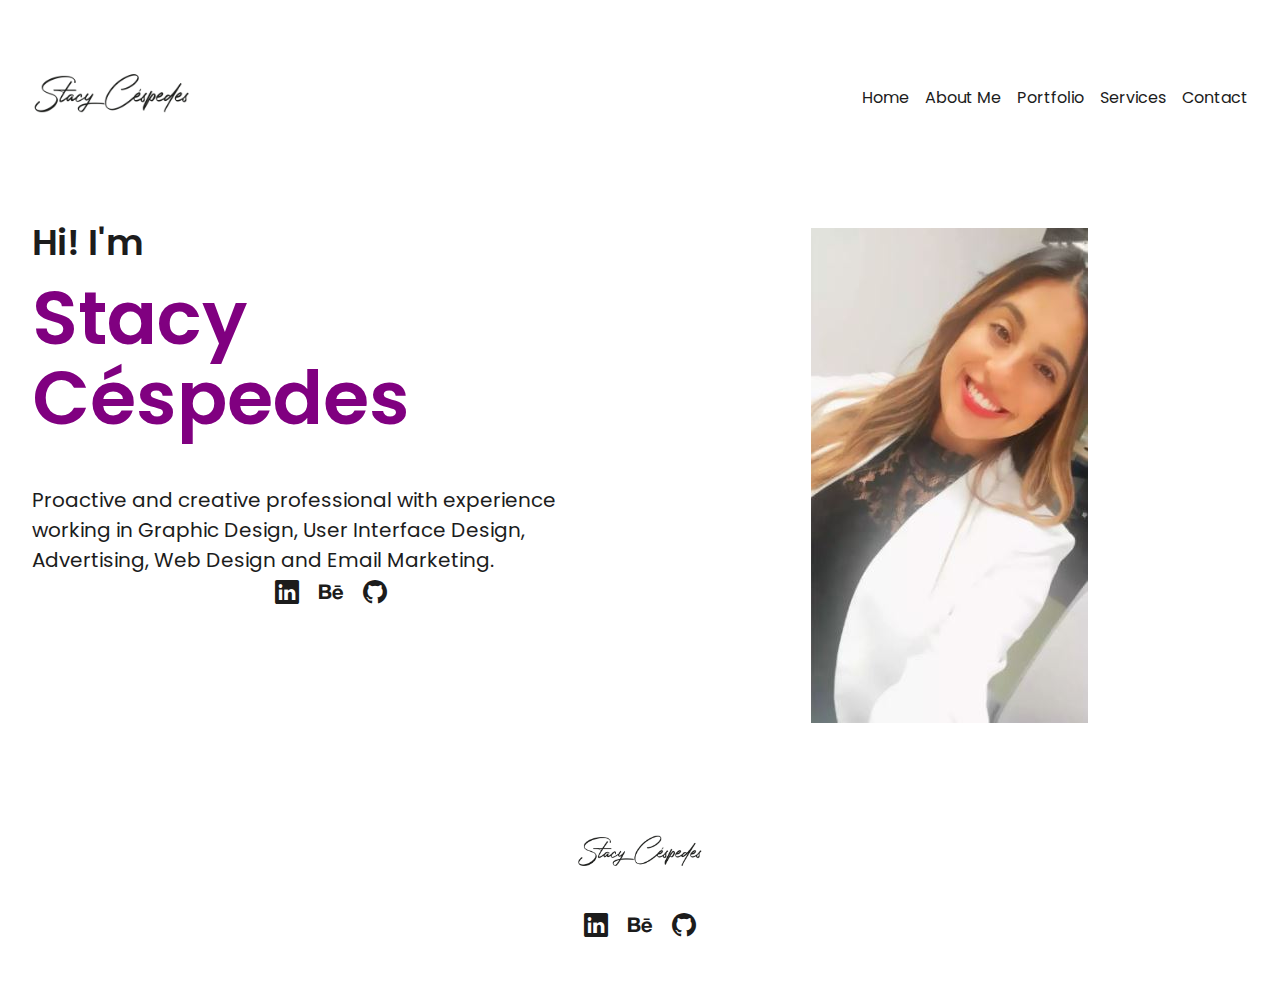
<file: index.html>
<!DOCTYPE html>
<html lang="en">

<head>
    <meta charset="UTF-8">
    <meta name="viewport" content="width=device-width, initial-scale=1.0">
    <title>Stacy Cespedes</title>
    <meta name="description" content="Stacy Cespedes is a multidisciplinary designer and enthusiastic developer with experience in digital marketing.">
    <meta name="keywords" content="designer, graphic designer, logo, creative, web designer, UI designer,email developer, digital marketing developer, code">
    <link rel="shortcut icon" href="./images/favicon.pg.png" type="image/x-icon">
    <link rel="stylesheet" href="https://cdn.jsdelivr.net/npm/bootstrap-icons@1.10.5/font/bootstrap-icons.css">
    <link href="https://cdn.jsdelivr.net/npm/bootstrap@5.3.0/dist/css/bootstrap.min.css" rel="stylesheet"
        integrity="sha384-9ndCyUaIbzAi2FUVXJi0CjmCapSmO7SnpJef0486qhLnuZ2cdeRhO02iuK6FUUVM" crossorigin="anonymous">
    <link rel="stylesheet" href="./styles/style.css">
</head>

<!-- Logo + Nav -->

<body>

    <header>
        <img class="logo" src="./images/Stacy_Logo.png" alt="logo">
        <button id="open" class="open-menu"><i class="bi bi-list"></i></button>
        <nav class="nav" id="nav">
            <button id="close" class="close-menu"><i class="bi bi-x"></i></button>
            <ul class="nav-menu">
                <li><a href="./index.html">Home</a></li>
                <li><a href="./pages/about.html">About Me</a></li>
                <li><a href="./pages/portfolio.html">Portfolio</a></li>
                <li><a href="./pages/services.html">Services</a></li>
                <li><a href="./pages/contact.html">Contact</a></li>
            </ul>
        </nav>
    </header>
    <!-- END Logo + Nav -->
    <!-- HOME -->

    <div class="home_container">
        <div class="home_text_content">
            <h3 class="home_subtitle">Hi! I'm</h3>

            <h1 class="home_title">Stacy <br>Céspedes</h1>

            <p class="home_text">Proactive and creative professional with

                experience working in Graphic Design, User Interface Design, 
                Advertising, Web Design and Email Marketing.
            </p>
            <div class="home_social">
                <a href="https://www.linkedin.com/in/stacyc%C3%A9spedes/" class="home_social_icon"><i class="bi bi-linkedin"></i></a>
                <a href="https://www.behance.net/Stacy_0089ead7" class="home_social_icon"><i class="bi bi-behance"></i></a>
                <a href="https://github.com/Stay00" class="home_social_icon"><i class="bi bi-github"></i></a>
            </div>
        </div>
        <div class="home_photo">
            <img src="./images/profile.JPG">
        </div>        
    </div>

    <!-- END Home -->

    <!--Footer-->
<footer class="footer">
    <img class="logo_footer" src="./images/Stacy_Logo.png" alt="logo">
    <div class="home_social">
        <a href="https://www.linkedin.com/in/stacyc%C3%A9spedes/" class="home_social_icon"><i class="bi bi-linkedin"></i></a>
        <a href="https://www.behance.net/Stacy_0089ead7" class="home_social_icon"><i class="bi bi-behance"></i></a>
        <a href="https://github.com/Stay00" class="home_social_icon"><i class="bi bi-github"></i></a>
    </div>
</footer>
<!--END Footer-->

    <script src="./js/main.js"></script>
    <script src="https://cdn.jsdelivr.net/npm/bootstrap@5.3.0/dist/js/bootstrap.bundle.min.js"
        integrity="sha384-geWF76RCwLtnZ8qwWowPQNguL3RmwHVBC9FhGdlKrxdiJJigb/j/68SIy3Te4Bkz"
        crossorigin="anonymous"></script>
    <script src="https://cdn.jsdelivr.net/npm/@popperjs/core@2.11.8/dist/umd/popper.min.js"
        integrity="sha384-I7E8VVD/ismYTF4hNIPjVp/Zjvgyol6VFvRkX/vR+Vc4jQkC+hVqc2pM8ODewa9r"
        crossorigin="anonymous"></script>
    <script src="https://cdn.jsdelivr.net/npm/bootstrap@5.3.0/dist/js/bootstrap.min.js"
        integrity="sha384-fbbOQedDUMZZ5KreZpsbe1LCZPVmfTnH7ois6mU1QK+m14rQ1l2bGBq41eYeM/fS"
        crossorigin="anonymous"></script>
</body>

</html>
</file>
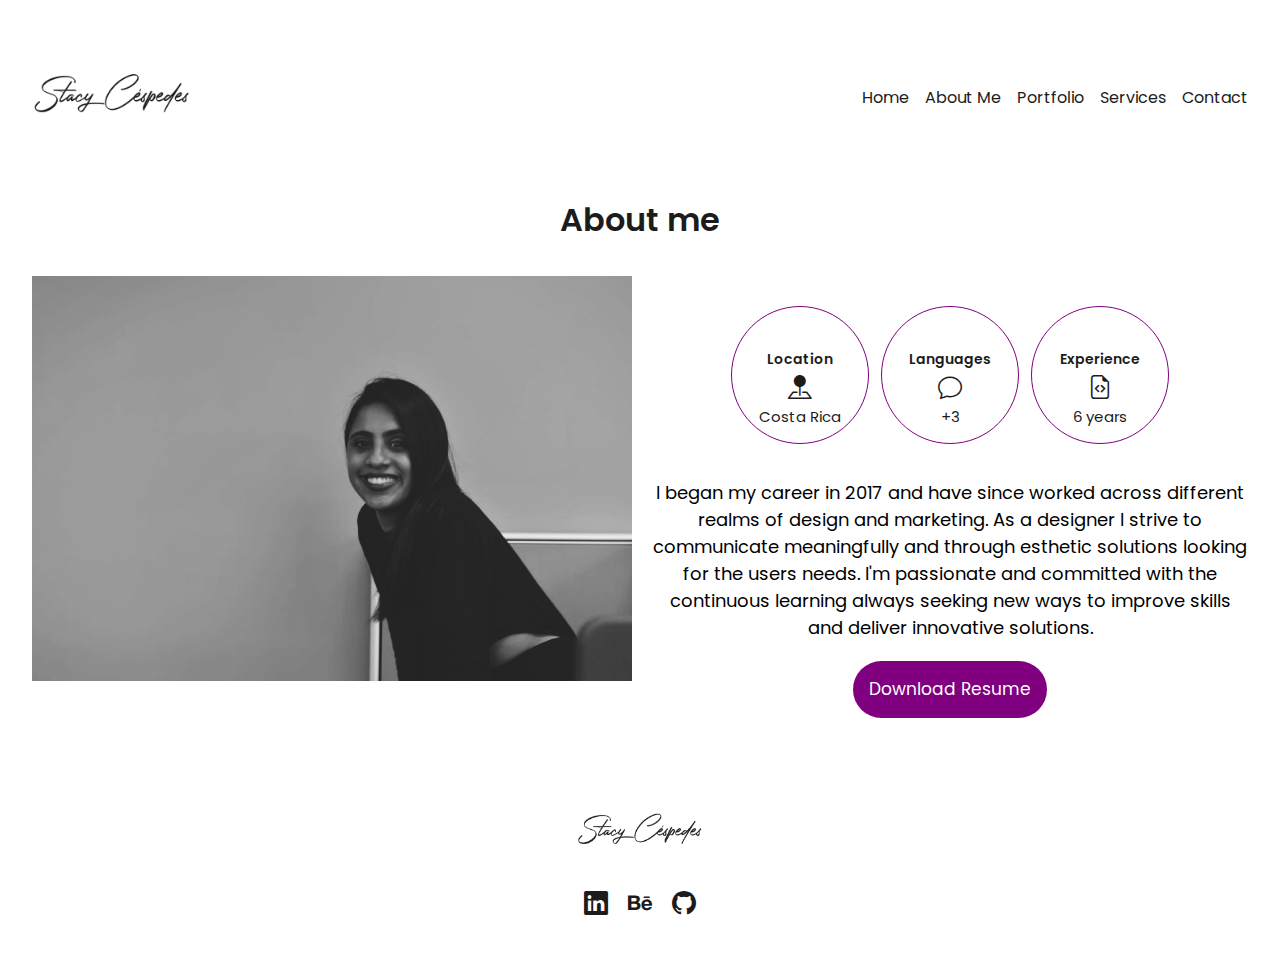
<file: pages/about.html>
<!DOCTYPE html>
<html lang="en">

<head>
    <meta charset="UTF-8">
    <meta name="viewport" content="width=device-width, initial-scale=1.0">
    <title>Stacy Cespedes | About Me</title>
    <meta name="description" content="Stacy Cespedes is a multidisciplinary designer and developer.">
    <meta name="keywords"
        content="designer, graphic designer, logo, creative, web designer, UI designer,email developer, digital marketing developer, code">
    <link rel="shortcut icon" href="../images/favicon.pg.png" type="image/x-icon">
    <link rel="stylesheet" href="https://cdn.jsdelivr.net/npm/bootstrap-icons@1.10.5/font/bootstrap-icons.css">
    <link href="https://cdn.jsdelivr.net/npm/bootstrap@5.3.0/dist/css/bootstrap.min.css" rel="stylesheet"
        integrity="sha384-9ndCyUaIbzAi2FUVXJi0CjmCapSmO7SnpJef0486qhLnuZ2cdeRhO02iuK6FUUVM" crossorigin="anonymous">
    <link rel="stylesheet" href="../styles/style.css">
</head>

<!-- Logo + Nav -->

<body>

    <header>
        <img class="logo" src="../images/Stacy_Logo.png" alt="logo">
        <button id="open" class="open-menu"><i class="bi bi-list"></i></button>
        <nav class="nav" id="nav">
            <button id="close" class="close-menu"><i class="bi bi-x"></i></button>
            <ul class="nav-menu">
                <li><a href="../index.html">Home</a></li>
                <li><a href="./about.html">About Me</a></li>
                <li><a href="./portfolio.html">Portfolio</a></li>
                <li><a href="./services.html">Services</a></li>
                <li><a href="./contact.html">Contact</a></li>
            </ul>
        </nav>
    </header>
    <!-- END Logo + Nav -->

    <div class="subtitles">
        <h1>About me</h1>
    </div>
    <div class="about_container">
        <div class="about_photo">
            <img src="../images/webphoto.png">
        </div>
        <div class="about_info">
            <div class="about_icons">
                <div class="circle_icon1">
                    <h3>Location</h3>
                    <i class="bi bi-pin-map-fill"></i>
                    <p>Costa Rica</p>
                </div>
                <div class="circle_icon2">
                    <h3>Languages</h3>
                    <i class="bi bi-chat"></i>
                    <p>+3</p>
                </div>
                <div class="circle_icon3">
                    <h3>Experience</h3>
                    <i class="bi bi-file-earmark-code"></i>
                    <p>6 years</p>
                </div>
            </div>
            <div class="about_text">
                <p>I began my career in 2017 and have since worked across different realms of design and marketing.
                    As a designer I strive to communicate meaningfully and through esthetic solutions looking for the
                    users needs. I'm passionate and committed with the continuous learning always seeking new ways to
                    improve skills
                    and deliver innovative solutions.</p>
            </div>
            <button class="CV_button"> <a href="../Resume Stacy Cespedes.pdf">Download Resume</a></button>

        </div>

    </div>

    <!-- END About me -->

    <!--Footer-->
    <footer class="footer">
        <img class="logo_footer" src="../images/Stacy_Logo.png" alt="logo">
        <div class="home_social">
            <a href="https://www.linkedin.com/in/stacyc%C3%A9spedes/" class="home_social_icon"><i
                    class="bi bi-linkedin"></i></a>
            <a href="https://www.behance.net/Stacy_0089ead7" class="home_social_icon"><i class="bi bi-behance"></i></a>
            <a href="https://github.com/Stay00" class="home_social_icon"><i class="bi bi-github"></i></a>
        </div>
    </footer>
    <!--END Footer-->


    <script src="../js/main.js"></script>
    <script src="https://cdn.jsdelivr.net/npm/bootstrap@5.3.0/dist/js/bootstrap.bundle.min.js"
        integrity="sha384-geWF76RCwLtnZ8qwWowPQNguL3RmwHVBC9FhGdlKrxdiJJigb/j/68SIy3Te4Bkz"
        crossorigin="anonymous"></script>
    <script src="https://cdn.jsdelivr.net/npm/@popperjs/core@2.11.8/dist/umd/popper.min.js"
        integrity="sha384-I7E8VVD/ismYTF4hNIPjVp/Zjvgyol6VFvRkX/vR+Vc4jQkC+hVqc2pM8ODewa9r"
        crossorigin="anonymous"></script>
    <script src="https://cdn.jsdelivr.net/npm/bootstrap@5.3.0/dist/js/bootstrap.min.js"
        integrity="sha384-fbbOQedDUMZZ5KreZpsbe1LCZPVmfTnH7ois6mU1QK+m14rQ1l2bGBq41eYeM/fS"
        crossorigin="anonymous"></script>
</body>

</html>
</file>
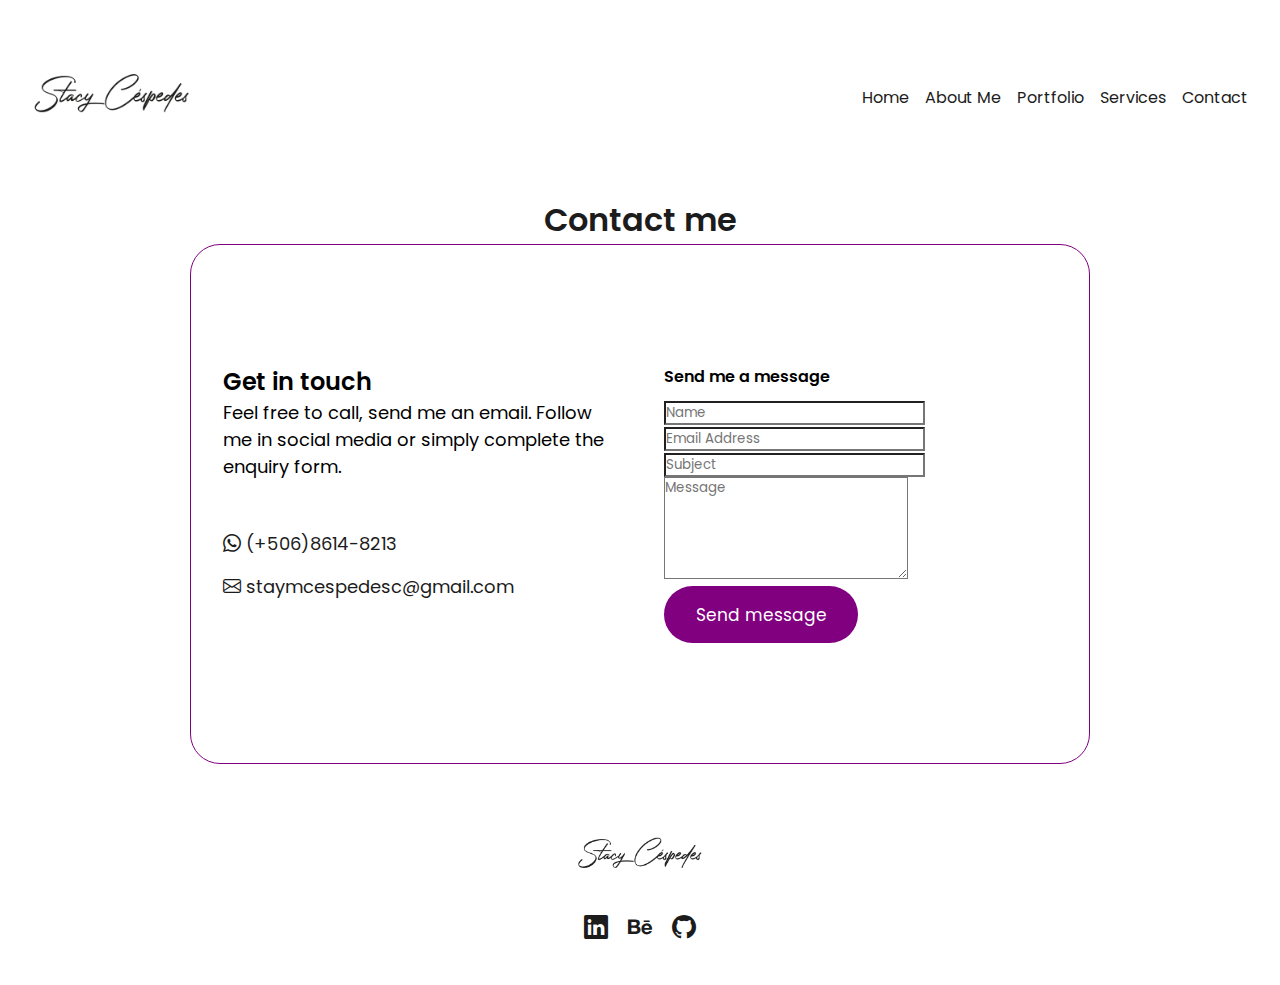
<file: pages/contact.html>
<!DOCTYPE html>
<html lang="en">

<head>
    <meta charset="UTF-8">
    <meta name="viewport" content="width=device-width, initial-scale=1.0">
    <title>Stacy Cespedes | Contact</title>
    <meta name="description" content="Contact Stacy Cespedes designer.">
    <meta name="keywords"
        content="designer, graphic designer, logo, creative, web designer, UI designer,email developer, digital marketing developer, code">
    <link rel="shortcut icon" href="../images/favicon.pg.png" type="image/x-icon">
    <link rel="stylesheet" href="https://cdn.jsdelivr.net/npm/bootstrap-icons@1.10.5/font/bootstrap-icons.css">
    <link href="https://cdn.jsdelivr.net/npm/bootstrap@5.3.0/dist/css/bootstrap.min.css" rel="stylesheet"
        integrity="sha384-9ndCyUaIbzAi2FUVXJi0CjmCapSmO7SnpJef0486qhLnuZ2cdeRhO02iuK6FUUVM" crossorigin="anonymous">
    <link rel="stylesheet" href="../styles/style.css">
</head>

<!-- Logo + Nav -->

<body>

    <header>
        <img class="logo" src="../images/Stacy_Logo.png" alt="logo">
        <button id="open" class="open-menu"><i class="bi bi-list"></i></button>
        <nav class="nav" id="nav">
            <button id="close" class="close-menu"><i class="bi bi-x"></i></button>
            <ul class="nav-menu">
                <li><a href="../index.html">Home</a></li>
                <li><a href="./about.html">About Me</a></li>
                <li><a href="./portfolio.html">Portfolio</a></li>
                <li><a href="./services.html">Services</a></li>
                <li><a href="./contact.html">Contact</a></li>
            </ul>
        </nav>
    </header>
    <!-- END Logo + Nav -->
    <!-- Contact -->
    <div class="subtitles">
        <h1>Contact me</h1>
    </div>

    <div class="contact_container">
        <div class="contact_text_container">
            <h3 class="contact_subtitle">Get in touch</h3>

            <p class="contact_text">Feel free to call, send me an email. Follow me in social media or simply complete
                the enquiry form.
            </p>
            <div class="contact_icons">
                <a href="#" class="home_social_icon"><i class="bi bi-whatsapp"></i> (+506)8614-8213</a>

                <a href="#" class="home_social_icon"><i class="bi bi-envelope"></i> staymcespedesc@gmail.com</a>
            </div>
        </div>

        <div class="form_container">
            <div class="form_subtitle">Send me a message</div>
            <div class="mb-3">
                <input type="email" class="form-control" id="exampleFormControlInput1" placeholder="Name">
            </div>
            <div class="mb-3">
                <input type="email" class="form-control" id="exampleFormControlInput1" placeholder="Email Address">
            </div>
            <div class="mb-3">
                <input type="email" class="form-control" id="exampleFormControlInput1" placeholder="Subject">
            </div>
            <div class="mb-3">
                <textarea class="form-control" id="exampleFormControlTextarea1" placeholder="Message"
                    rows="5"></textarea>
            </div>
            <button class="CV_button" type="submit" value="Submit">Send message</button>
        </div>
    </div>



    <!-- END Contact -->

    <!--Footer-->
    <footer class="footer">
        <img class="logo_footer" src="../images/Stacy_Logo.png" alt="logo">
        <div class="home_social">
            <a href="https://www.linkedin.com/in/stacyc%C3%A9spedes/" class="home_social_icon"><i
                    class="bi bi-linkedin"></i></a>
            <a href="https://www.behance.net/Stacy_0089ead7" class="home_social_icon"><i class="bi bi-behance"></i></a>
            <a href="#" class="home_social_icon"><i class="bi bi-github"></i></a>
        </div>
    </footer>
    <!--END Footer-->

    <script src="../js/main.js"></script>
    <script src="https://cdn.jsdelivr.net/npm/bootstrap@5.3.0/dist/js/bootstrap.bundle.min.js"
        integrity="sha384-geWF76RCwLtnZ8qwWowPQNguL3RmwHVBC9FhGdlKrxdiJJigb/j/68SIy3Te4Bkz"
        crossorigin="anonymous"></script>
    <script src="https://cdn.jsdelivr.net/npm/@popperjs/core@2.11.8/dist/umd/popper.min.js"
        integrity="sha384-I7E8VVD/ismYTF4hNIPjVp/Zjvgyol6VFvRkX/vR+Vc4jQkC+hVqc2pM8ODewa9r"
        crossorigin="anonymous"></script>
    <script src="https://cdn.jsdelivr.net/npm/bootstrap@5.3.0/dist/js/bootstrap.min.js"
        integrity="sha384-fbbOQedDUMZZ5KreZpsbe1LCZPVmfTnH7ois6mU1QK+m14rQ1l2bGBq41eYeM/fS"
        crossorigin="anonymous"></script>
</body>

</html>
</file>
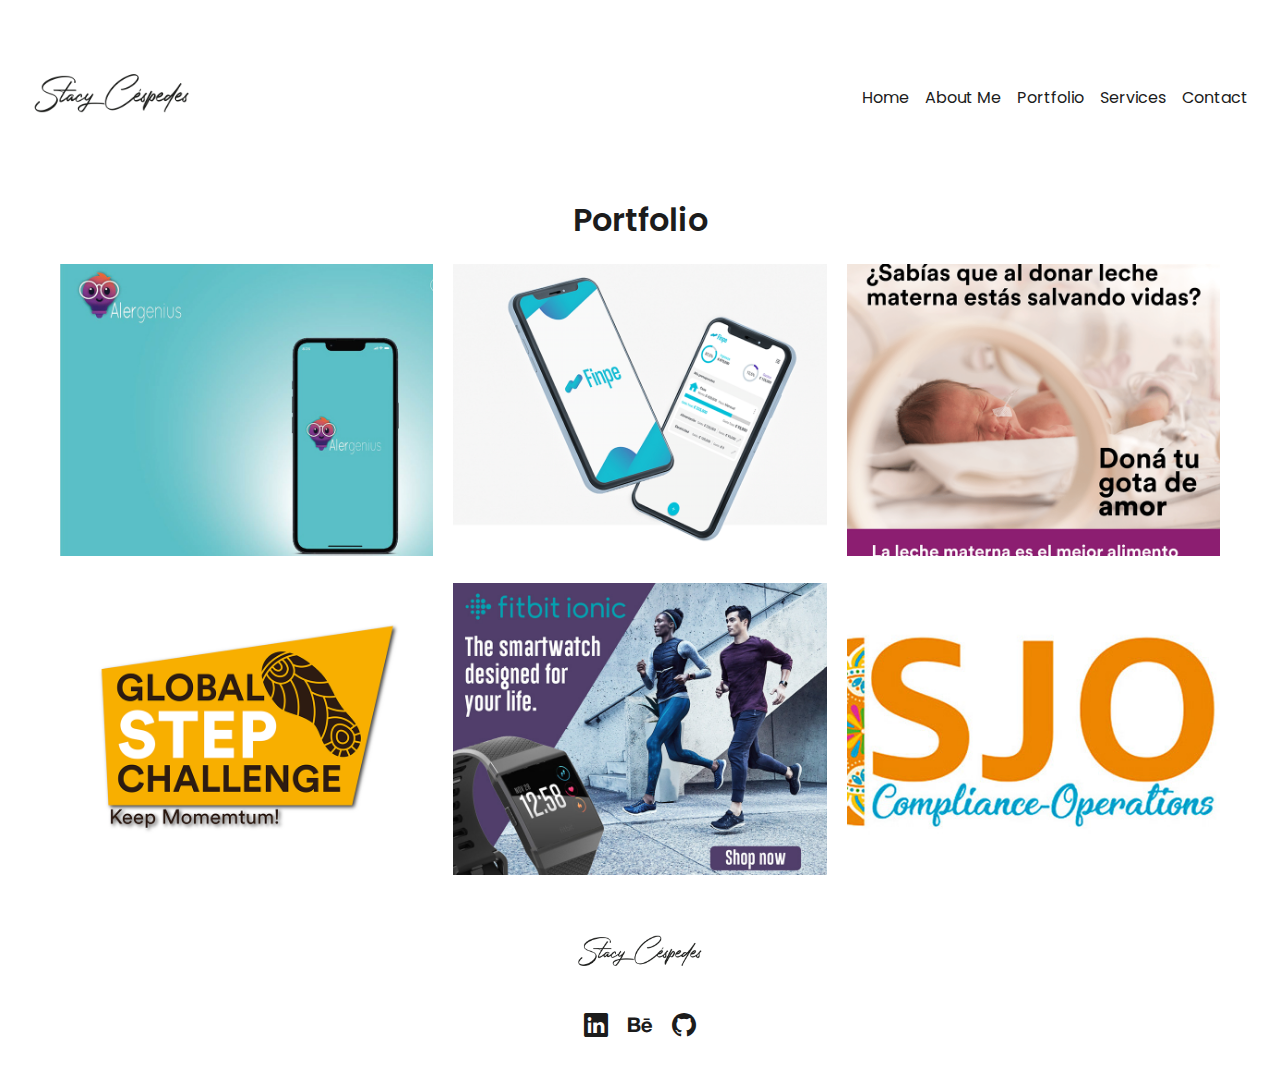
<file: pages/portfolio.html>
<!DOCTYPE html>
<html lang="en">

<head>
    <meta charset="UTF-8">
    <meta name="viewport" content="width=device-width, initial-scale=1.0">
    <title>Stacy Cespedes | Portfolio</title>
    <meta name="description" content="Meet Stacy Cespedes designs and works.">
    <meta name="keywords"
        content="designer, graphic designer, logo, creative, web designer, UI designer,email developer, digital marketing developer, code">
    <link rel="shortcut icon" href="../images/favicon.pg.png" type="image/x-icon">
    <link rel="stylesheet" href="https://cdn.jsdelivr.net/npm/bootstrap-icons@1.10.5/font/bootstrap-icons.css">
    <link href="https://cdn.jsdelivr.net/npm/bootstrap@5.3.0/dist/css/bootstrap.min.css" rel="stylesheet"
        integrity="sha384-9ndCyUaIbzAi2FUVXJi0CjmCapSmO7SnpJef0486qhLnuZ2cdeRhO02iuK6FUUVM" crossorigin="anonymous">
    <link rel="stylesheet" href="../styles/style.css">
</head>

<!-- Logo + Nav -->

<body>

    <header>
        <img class="logo" src="../images/Stacy_Logo.png" alt="logo">
        <button id="open" class="open-menu"><i class="bi bi-list"></i></button>
        <nav class="nav" id="nav">
            <button id="close" class="close-menu"><i class="bi bi-x"></i></button>
            <ul class="nav-menu">
                <li><a href="../index.html">Home</a></li>
                <li><a href="./about.html">About Me</a></li>
                <li><a href="./portfolio.html">Portfolio</a></li>
                <li><a href="./services.html">Services</a></li>
                <li><a href="./contact.html">Contact</a></li>
            </ul>
        </nav>
    </header>
    <!-- END Logo + Nav -->
    <!-- Portfolio -->
    <div class="subtitles">
        <h1>Portfolio</h1>
    </div>
    <div class="portfolio_container">
        <a href="https://www.behance.net/gallery/170633151/Alergenius-App"><img src="../images/alergenius.jpg" class="rounded mx-auto d-block" alt="alergenius"></a>
        <a href="https://www.behance.net/gallery/120706659/UXUI-App-Finpe"><img src="../images/finpe.png" class="rounded mx-auto d-block" alt="finpe"></a>
        <a href="https://www.behance.net/gallery/151305119/Dona-tu-gota-de-amor"><img src="../images/dona.png" class="rounded mx-auto d-block" alt="dona tu gota de amor"></a>
        <a href="https://www.behance.net/gallery/139301021/Global-Step-Challenge"><img src="../images/global_step_challenge.png" class="rounded mx-auto d-block" alt="step challenge"></a>
        <a href="https://www.behance.net/gallery/85160297/fitbit-ionic-ads"><img src="../images/fitbit_ionic.jpg" class="rounded mx-auto d-block" alt="fitbit"></a>
        <a href="https://www.behance.net/gallery/97598563/SJO-Compliance-Operations"><img src="../images/compliance.jpg" class="rounded mx-auto d-block" alt="sjo compliance"></a>
    </div>

    <!-- END Portfolio -->

    <!--Footer-->
    <footer class="footer">
        <img class="logo_footer" src="../images/Stacy_Logo.png" alt="logo">
        <div class="home_social">
            <a href="https://www.linkedin.com/in/stacyc%C3%A9spedes/" class="home_social_icon"><i
                    class="bi bi-linkedin"></i></a>
            <a href="https://www.behance.net/Stacy_0089ead7" class="home_social_icon"><i class="bi bi-behance"></i></a>
            <a href="#" class="home_social_icon"><i class="bi bi-github"></i></a>
        </div>
    </footer>
    <!--END Footer-->

    <script src="../js/main.js"></script>
    <script src="https://cdn.jsdelivr.net/npm/bootstrap@5.3.0/dist/js/bootstrap.bundle.min.js"
        integrity="sha384-geWF76RCwLtnZ8qwWowPQNguL3RmwHVBC9FhGdlKrxdiJJigb/j/68SIy3Te4Bkz"
        crossorigin="anonymous"></script>
    <script src="https://cdn.jsdelivr.net/npm/@popperjs/core@2.11.8/dist/umd/popper.min.js"
        integrity="sha384-I7E8VVD/ismYTF4hNIPjVp/Zjvgyol6VFvRkX/vR+Vc4jQkC+hVqc2pM8ODewa9r"
        crossorigin="anonymous"></script>
    <script src="https://cdn.jsdelivr.net/npm/bootstrap@5.3.0/dist/js/bootstrap.min.js"
        integrity="sha384-fbbOQedDUMZZ5KreZpsbe1LCZPVmfTnH7ois6mU1QK+m14rQ1l2bGBq41eYeM/fS"
        crossorigin="anonymous"></script>
</body>

</html>
</file>
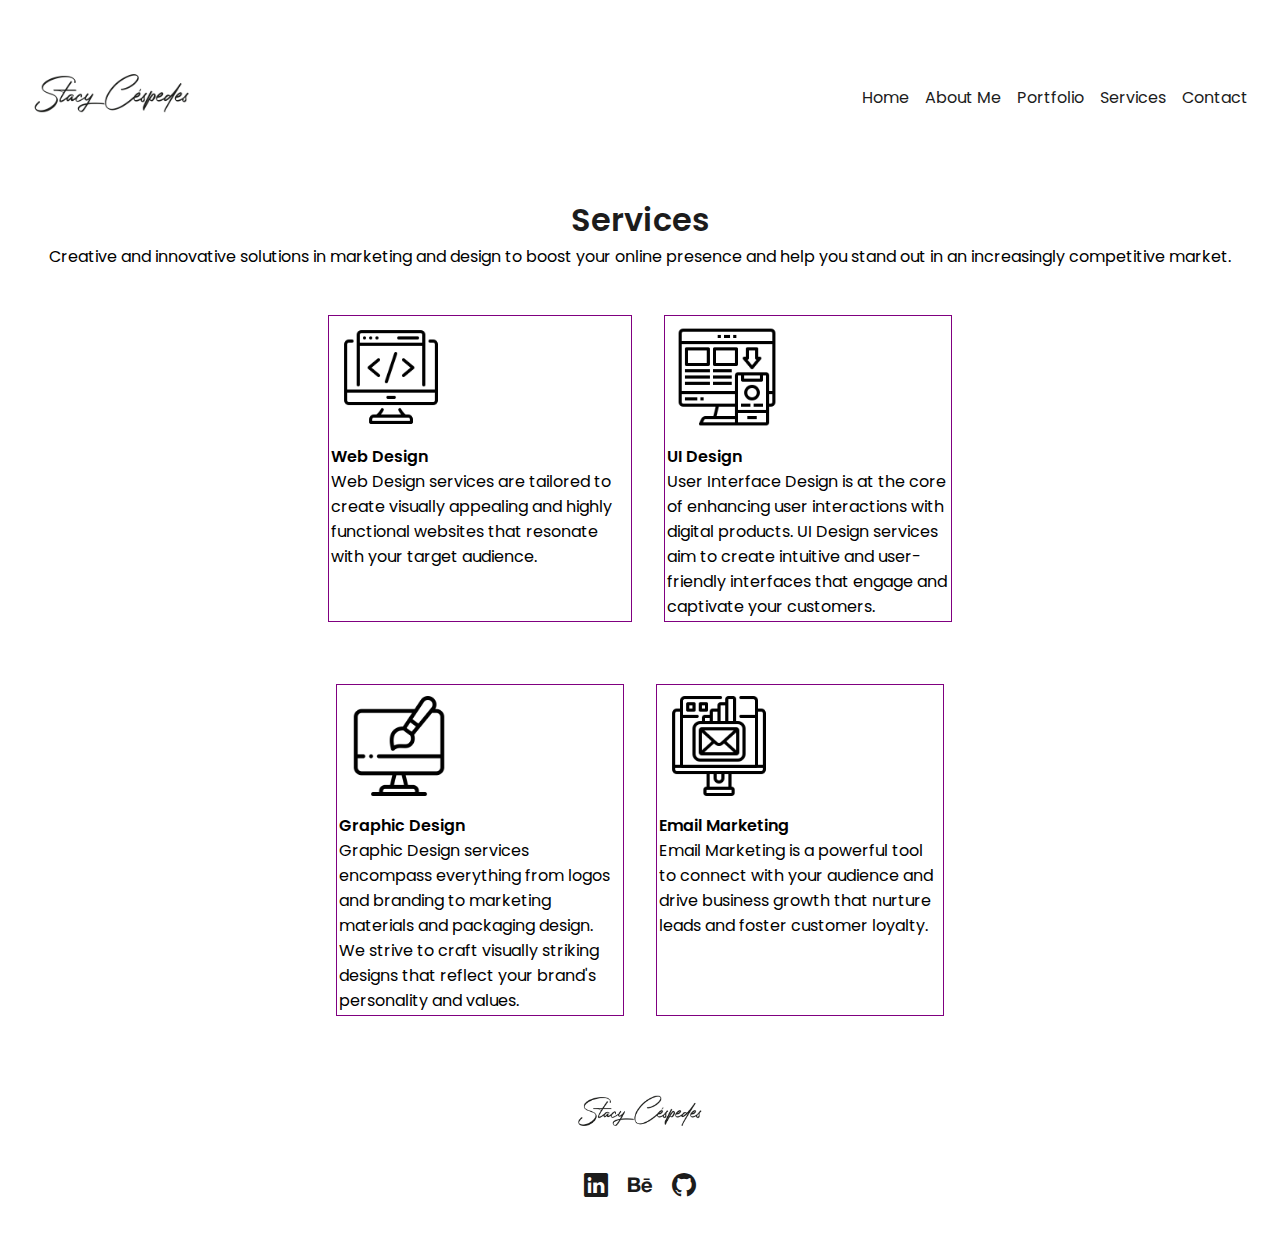
<file: pages/services.html>
<!DOCTYPE html>
<html lang="en">

<head>
    <meta charset="UTF-8">
    <meta name="viewport" content="width=device-width, initial-scale=1.0">
    <title>Stacy Cespedes | Services</title>
    <meta name="description" content="Know more about Stacy Cespedes design services.">
    <meta name="keywords"
        content="designer, graphic designer, logo, creative, web designer, UI designer,email developer, digital marketing developer, code">
    <link rel="shortcut icon" href="../images/favicon.pg.png" type="image/x-icon">
    <link rel="stylesheet" href="https://cdn.jsdelivr.net/npm/bootstrap-icons@1.10.5/font/bootstrap-icons.css">
    <link href="https://cdn.jsdelivr.net/npm/bootstrap@5.3.0/dist/css/bootstrap.min.css" rel="stylesheet"
        integrity="sha384-9ndCyUaIbzAi2FUVXJi0CjmCapSmO7SnpJef0486qhLnuZ2cdeRhO02iuK6FUUVM" crossorigin="anonymous">
    <link rel="stylesheet" href="../styles/style.css">
</head>

<!-- Logo + Nav -->

<body>

    <header>
        <img class="logo" src="../images/Stacy_Logo.png" alt="logo">
        <button id="open" class="open-menu"><i class="bi bi-list"></i></button>
        <nav class="nav" id="nav">
            <button id="close" class="close-menu"><i class="bi bi-x"></i></button>
            <ul class="nav-menu">
                <li><a href="../index.html">Home</a></li>
                <li><a href="./about.html">About Me</a></li>
                <li><a href="./portfolio.html">Portfolio</a></li>
                <li><a href="./services.html">Services</a></li>
                <li><a href="./contact.html">Contact</a></li>
            </ul>
        </nav>
    </header>
    <!-- END Logo + Nav -->
    <!-- Services -->
    <div class="subtitles">
        <h1>Services</h1>
        <p>Creative and innovative solutions in marketing and design to boost your online presence and help you stand
            out in an increasingly competitive market.</p>
    </div>

    <div class="services_container">
        <div class="card" style="width: 19rem;">
            <img src="../images/web_design.png" class="card-img-top" alt="web design">
            <div class="card-body">
                <h4 class="card-title">Web Design</h4>
                <p class="card-text">Web Design services are tailored to create visually appealing and highly functional
                    websites that resonate with your target audience. 
                </p>
            </div>
        </div>
        <div class="card" style="width: 18rem;">
            <img src="../images/ui_design.png" class="card-img-top" alt="UI design">
            <div class="card-body">
                <h4 class="card-title">UI Design</h4>
                <p class="card-text">User Interface Design is at the core of enhancing user interactions with digital
                    products. UI Design services aim to create intuitive and user-friendly interfaces that engage and
                    captivate your customers.</p>
            </div>
        </div>
    </div>
    <div class="services_container">
        <div class="card" style="width: 18rem;">
            <img src="../images/graphic_design.png" class="card-img-top" alt="graphic design">
            <div class="card-body">
                <h4 class="card-title">Graphic Design</h4>
                <p class="card-text">Graphic Design services encompass everything from logos and branding to marketing
                    materials and packaging design. We strive to craft visually striking designs that reflect your
                    brand's personality and values. </p>
            </div>
        </div>
        <div class="card" style="width: 18rem;">
            <img src="../images/email_marketing.png" class="card-img-top" alt="email marketing">
            <div class="card-body">
                <h4 class="card-title">Email Marketing</h4>
                <p class="card-text">Email Marketing is a powerful tool to connect with your audience and drive business
                    growth that nurture leads and foster customer loyalty. </p>
            </div>
        </div>
    </div>

    <!-- END Services -->

    <!--Footer-->
    <footer class="footer">
        <img class="logo_footer" src="../images/Stacy_Logo.png" alt="logo">
        <div class="home_social">
            <a href="https://www.linkedin.com/in/stacyc%C3%A9spedes/" class="home_social_icon"><i
                    class="bi bi-linkedin"></i></a>
            <a href="https://www.behance.net/Stacy_0089ead7" class="home_social_icon"><i class="bi bi-behance"></i></a>
            <a href="#" class="home_social_icon"><i class="bi bi-github"></i></a>
        </div>
    </footer>
    <!--END Footer-->

    <script src="../js/main.js"></script>
    <script src="https://cdn.jsdelivr.net/npm/bootstrap@5.3.0/dist/js/bootstrap.bundle.min.js"
        integrity="sha384-geWF76RCwLtnZ8qwWowPQNguL3RmwHVBC9FhGdlKrxdiJJigb/j/68SIy3Te4Bkz"
        crossorigin="anonymous"></script>
    <script src="https://cdn.jsdelivr.net/npm/@popperjs/core@2.11.8/dist/umd/popper.min.js"
        integrity="sha384-I7E8VVD/ismYTF4hNIPjVp/Zjvgyol6VFvRkX/vR+Vc4jQkC+hVqc2pM8ODewa9r"
        crossorigin="anonymous"></script>
    <script src="https://cdn.jsdelivr.net/npm/bootstrap@5.3.0/dist/js/bootstrap.min.js"
        integrity="sha384-fbbOQedDUMZZ5KreZpsbe1LCZPVmfTnH7ois6mU1QK+m14rQ1l2bGBq41eYeM/fS"
        crossorigin="anonymous"></script>
</body>

</html>
</file>
<file: styles/style.css>
@import url("https://fonts.googleapis.com/css2?family=Poppins:wght@200;400;600;700&display=swap");
* {
  margin: 0;
  padding: 0;
  box-sizing: border-box;
  font-family: "Poppins", sans-serif;
  background-color: white;
}

header {
  display: flex;
  align-items: center;
  justify-content: space-between;
  padding: 2rem;
}
header .logo {
  max-width: 10rem;
  margin-bottom: 8px;
}
header .nav-menu {
  display: flex;
  list-style-type: none;
  gap: 1rem;
}
header .nav-menu a {
  text-decoration: none;
  color: #1c1c1c;
}
header .open-menu,
header .close-menu {
  display: none;
  font-size: 2.5rem;
}
@media screen and (max-width: 576px) {
  header .open-menu,
  header .close-menu {
    display: block;
    border: 0;
    font-size: 2rem;
    background-color: transparent;
    cursor: pointer;
  }
  header .open-menu {
    color: purple;
  }
  header .close-menu {
    color: white;
  }
  header .close-menu .bi {
    background-color: purple;
  }
  header .nav {
    opacity: 0;
    visibility: hidden;
    display: flex;
    flex-direction: column;
    align-items: end;
    gap: 1rem;
    position: fixed;
    top: 0;
    right: 0;
    bottom: 0;
    background-color: purple;
    padding: 1rem;
    box-shadow: 0 0 0 100vmax rgba(0, 0, 0, 0.5);
    z-index: 1;
  }
  header nav.visible {
    opacity: 1;
    visibility: visible;
  }
  header .nav-menu {
    flex-direction: column;
    align-items: end;
    background-color: purple;
  }
  header .nav-menu a {
    color: white;
    padding-bottom: 22px;
    padding-top: 22px;
    font-size: 18px;
    background-color: purple;
  }
}

body {
  background-color: white;
}

.home_container {
  padding: 2rem;
  display: grid;
  grid-template-columns: 1fr 1fr;
  grid-gap: 20px;
  margin-bottom: 40px;
}
@media screen and (max-width: 768px) {
  .home_container {
    grid-template-columns: 1fr;
    display: flex;
    flex-direction: column;
    justify-content: center;
    margin-bottom: 40px;
    width: 100%;
    height: auto;
  }
}
.home_container .home_subtitle {
  animation: slide-in-left 0.5s cubic-bezier(0.25, 0.46, 0.45, 0.94) both;
  font-size: 36px;
  color: #1c1c1c;
  font-style: normal;
  font-weight: 600;
  line-height: 30px;
  margin-bottom: 20px;
  justify-content: start;
}
@media screen and (max-width: 768px) {
  .home_container .home_subtitle {
    font-size: 32px;
  }
}
.home_container .home_title {
  animation: tilt-in-fwd-tl 0.7s cubic-bezier(0.25, 0.46, 0.45, 0.94) both;
  color: purple;
  font-weight: bold;
  font-style: normal;
  font-weight: 600;
  font-size: 75px;
  line-height: 80px;
  margin-bottom: 20px;
  margin-top: 20px;
  width: -moz-max-content;
  width: max-content;
  justify-content: start;
}
@media screen and (max-width: 768px) {
  .home_container .home_title {
    font-size: 60px;
    line-height: 65px;
  }
}
@media screen and (max-width: 576px) {
  .home_container .home_title {
    font-size: 50px;
    line-height: 50px;
  }
}
.home_container p {
  font-style: normal;
  font-weight: 400;
  font-size: 20px;
  line-height: 30px;
  color: #1c1c1c;
  margin-top: 47px;
  display: flex;
}
@media screen and (max-width: 768px) {
  .home_container p {
    font-size: 18px;
    line-height: normal;
  }
}
.home_container .home_photo {
  align-items: center;
  justify-self: center;
  text-align: center;
}
.home_container .home_social {
  display: flex;
  justify-content: center;
  align-items: center;
  gap: 20px;
}
.home_container .home_social .home_social_icon {
  color: #1c1c1c;
  font-size: 1.5rem;
}
.home_container .home_title {
  animation-delay: 1s;
}
@keyframes slide-in-left {
  0% {
    transform: translateX(-1000px);
    opacity: 0;
  }
  100% {
    transform: translateX(0);
    opacity: 1;
  }
}
@keyframes tilt-in-fwd-tl {
  0% {
    transform: rotateY(-20deg) rotateX(35deg) translate(-300px, -300px) skew(35deg, -10deg);
    opacity: 0;
  }
  100% {
    transform: rotateY(0) rotateX(0deg) translate(0, 0) skew(0deg, 0deg);
    opacity: 1;
  }
}
.footer {
  text-align: center;
  margin-bottom: 40px;
}
.footer img {
  max-width: 8rem;
}
.footer .home_social {
  display: flex;
  justify-content: center;
  align-items: center;
  gap: 20px;
}
.footer .home_social .home_social_icon {
  color: #1c1c1c;
  font-size: 1.5rem;
}

.subtitles h1 {
  color: #1c1c1c;
  font-weight: bold;
  font-style: normal;
  font-weight: 600;
  text-align: center;
}

.about_container {
  padding: 2rem;
  display: grid;
  grid-template-columns: 1fr 1fr;
  grid-gap: 20px;
  margin-bottom: 30px;
}
@media screen and (max-width: 768px) {
  .about_container {
    grid-template-columns: 1fr;
    display: flex;
    flex-direction: column;
    justify-content: center;
    margin-bottom: 40px;
    width: 100%;
    height: auto;
    grid-template-columns: repeat(2, 1fr);
  }
}
.about_container .about_photo {
  align-items: center;
  justify-self: center;
  text-align: center;
}
.about_container .about_photo img {
  width: 600px;
  height: 405px;
}
@media screen and (max-width: 576px) {
  .about_container .about_photo img {
    width: 300px;
    height: 205px;
  }
}
.about_container .about_info {
  display: flex;
  flex-direction: column;
  align-items: center;
  margin-top: 30px;
}
@media screen and (max-width: 768px) {
  .about_container .about_info {
    margin-left: 25px;
    margin-right: 25px;
  }
}
.about_container .about_info .about_icons {
  display: flex;
  flex-direction: row;
  justify-content: space-around;
  align-items: center;
  gap: 0.1rem;
}
@media screen and (max-width: 768px) {
  .about_container .about_info .about_icons {
    margin: 15px;
    gap: 0.5px;
  }
}
.about_container .about_info .about_icons .circle_icon1,
.about_container .about_info .about_icons .circle_icon2,
.about_container .about_info .about_icons .circle_icon3 {
  animation: bounce-in-right 1.1s both;
  display: flex;
  flex-direction: column;
  align-items: center;
  justify-content: center;
  width: 138px;
  height: 138px;
  border: 1.5px solid purple;
  border-radius: 60%;
  background-color: white;
  margin-inline: 5px;
  text-align: center;
}
@media screen and (max-width: 768px) {
  .about_container .about_info .about_icons .circle_icon1,
  .about_container .about_info .about_icons .circle_icon2,
  .about_container .about_info .about_icons .circle_icon3 {
    width: 92px;
    height: 92px;
  }
}
.about_container .about_info .about_icons .circle_icon1 h3,
.about_container .about_info .about_icons .circle_icon2 h3,
.about_container .about_info .about_icons .circle_icon3 h3 {
  color: #1c1c1c;
  font-size: 14px;
  text-align: center;
  font-weight: 600;
  margin-top: 28px;
}
@media screen and (max-width: 768px) {
  .about_container .about_info .about_icons .circle_icon1 h3,
  .about_container .about_info .about_icons .circle_icon2 h3,
  .about_container .about_info .about_icons .circle_icon3 h3 {
    font-size: 10px;
    line-height: normal;
    margin-top: 28px;
  }
}
.about_container .about_info .about_icons .circle_icon1 p,
.about_container .about_info .about_icons .circle_icon2 p,
.about_container .about_info .about_icons .circle_icon3 p {
  color: #1c1c1c;
  font-size: 15px;
  text-align: center;
}
@media screen and (max-width: 768px) {
  .about_container .about_info .about_icons .circle_icon1 p,
  .about_container .about_info .about_icons .circle_icon2 p,
  .about_container .about_info .about_icons .circle_icon3 p {
    font-size: 12px;
    line-height: normal;
    margin-bottom: 28px;
  }
}
.about_container .about_info .about_icons .circle_icon1 i,
.about_container .about_info .about_icons .circle_icon2 i,
.about_container .about_info .about_icons .circle_icon3 i {
  color: #1c1c1c;
  font-size: 1.5rem;
}
@media screen and (max-width: 768px) {
  .about_container .about_info .about_icons .circle_icon1 i,
  .about_container .about_info .about_icons .circle_icon2 i,
  .about_container .about_info .about_icons .circle_icon3 i {
    font-size: 1rem;
  }
}
.about_container .about_info .about_icons .circle_icon1 {
  animation-delay: 1s;
}
.about_container .about_info .about_icons .circle_icon2 {
  animation-delay: 2s;
}
.about_container .about_info .about_icons .circle_icon3 {
  animation-delay: 3s;
}
.about_container .about_info .about_text p {
  padding-top: 5px;
  padding-bottom: 20px;
  text-align: center;
  margin-top: 30px;
  font-size: 18px;
}
@media screen and (max-width: 768px) {
  .about_container .about_info .about_text p {
    font-size: 15px;
  }
}
.about_container .about_info .CV_button {
  border-radius: 30px;
  width: 194px;
  height: 57px;
  flex-shrink: 0;
  background-color: purple;
  border: none;
  color: white;
  text-align: center;
  font-family: "Poppins", sans-serif;
  font-size: 17px;
  font-style: normal;
  font-weight: 400;
}
@media screen and (max-width: 768px) {
  .about_container .about_info .CV_button {
    font-size: 15px;
    width: 184px;
    height: 47px;
  }
}
.about_container .about_info .CV_button a {
  text-decoration: none;
  color: white;
  background-color: purple;
}
@keyframes bounce-in-right {
  0% {
    transform: translateX(600px);
    animation-timing-function: ease-in;
    opacity: 0;
  }
  38% {
    transform: translateX(0);
    animation-timing-function: ease-out;
    opacity: 1;
  }
  55% {
    transform: translateX(68px);
    animation-timing-function: ease-in;
  }
  72% {
    transform: translateX(0);
    animation-timing-function: ease-out;
  }
  81% {
    transform: translateX(32px);
    animation-timing-function: ease-in;
  }
  90% {
    transform: translateX(0);
    animation-timing-function: ease-out;
  }
  95% {
    transform: translateX(8px);
    animation-timing-function: ease-in;
  }
  100% {
    transform: translateX(0);
    animation-timing-function: ease-out;
  }
}
.portfolio_container {
  display: grid;
  grid-template-columns: repeat(3, 1fr);
  grid-gap: 20px;
  width: 1200px;
  margin: 20px auto;
  padding: 0 20px;
}
.portfolio_container img {
  transition: transform 0.3s;
}
.portfolio_container img:hover {
  transform: scale(1.1);
}
@media screen and (max-width: 768px) {
  .portfolio_container {
    grid-template-columns: 1fr;
    display: flex;
    flex-direction: column;
    margin: 15px;
    justify-content: center;
    margin-bottom: 40px;
    width: 100%;
    height: auto;
    grid-template-columns: repeat(2, 1fr);
  }
}
.portfolio_container .rounded mx-auto d-block {
  text-align: center;
}
.portfolio_container img {
  width: 100%;
  height: auto;
}

.subtitles p {
  text-align: center;
  margin-bottom: 30px;
}
@media screen and (max-width: 768px) {
  .subtitles p {
    font-size: 14px;
    line-height: normal;
    padding: 10px;
  }
}

.services_container {
  padding: 1rem;
  display: flex;
  flex-direction: row;
  justify-content: center;
  gap: 2rem;
  margin-bottom: 30px;
}
@media screen and (max-width: 768px) {
  .services_container {
    width: 100%;
    height: auto;
  }
}
.services_container .card {
  border: 0.1rem solid purple;
  padding: 0.1rem;
}
@media screen and (max-width: 768px) {
  .services_container .card {
    width: 100%;
    height: auto;
  }
}
.services_container .card img {
  width: 100px;
  margin: 10px;
}
@media screen and (max-width: 768px) {
  .services_container .card img {
    width: 50px;
    margin: 1rem;
  }
}
.services_container .card .card-body {
  border-radius: 1rem;
}
.services_container .card .card-body .card-title {
  font-weight: 600;
}
@media screen and (max-width: 768px) {
  .services_container .card .card-body .card-title {
    font-size: 12px;
  }
}
@media screen and (max-width: 768px) {
  .services_container .card .card-body .card-text {
    font-size: 12px;
    line-height: normal;
  }
}

.contact_container {
  border-radius: 30px;
  border: 1px solid #1c1c1c;
  background: white;
  width: 900px;
  height: 520px;
  padding-inline: 2rem;
  padding-block: 2rem;
  display: grid;
  grid-template-columns: 1fr 1fr;
  justify-self: center;
  gap: 3rem;
  align-content: center;
  margin: auto;
  margin-bottom: 40px;
  border: 1px solid purple;
}
@media screen and (max-width: 768px) {
  .contact_container {
    display: flex;
    flex-direction: column;
    justify-content: center;
    margin-bottom: 30px;
    width: 100%;
    height: auto;
    padding-inline: 1rem;
  }
}
.contact_container .contact_text_container {
  display: flex;
  flex-direction: column;
}
.contact_container .contact_text_container .contact_subtitle {
  font-weight: 600;
  font-size: 24px;
}
.contact_container .contact_text_container .contact_text {
  line-height: normal;
  justify-content: center;
  display: flex;
  font-size: 18px;
  margin-bottom: 50px;
}
@media screen and (max-width: 768px) {
  .contact_container .contact_text_container .contact_text {
    font-size: 15px;
    margin-bottom: 30px;
  }
}
.contact_container .contact_text_container .contact_icons {
  display: grid;
  row-gap: 1rem;
}
.contact_container .contact_text_container .contact_icons a {
  text-decoration: none;
  font-size: 18px;
  color: #1c1c1c;
}
@media screen and (max-width: 768px) {
  .contact_container .contact_text_container .contact_icons a {
    font-size: 13px;
  }
}
.contact_container .form_container {
  display: flex;
  flex-direction: column;
}
@media screen and (max-width: 768px) {
  .contact_container .form_container .form-control {
    font-size: 13px;
  }
}
.contact_container .form_container .form_subtitle {
  margin-bottom: 10px;
  font-weight: 600;
}
.contact_container .form_container .form_subtitle .mb-3 {
  border-radius: 30px;
}
.contact_container .form_container .CV_button {
  border-radius: 30px;
  width: 194px;
  height: 57px;
  flex-shrink: 0;
  background: purple;
  border: none;
  color: white;
  text-align: center;
  font-family: "Poppins", sans-serif;
  font-size: 17px;
  font-style: normal;
  font-weight: 400;
}
@media screen and (max-width: 768px) {
  .contact_container .form_container .CV_button {
    font-size: 15px;
    width: 184px;
    height: 47px;
  }
}
.contact_container .form_container .CV_button a {
  text-decoration: none;
  color: white;
  background: purple;
}/*# sourceMappingURL=style.css.map */
</file>
